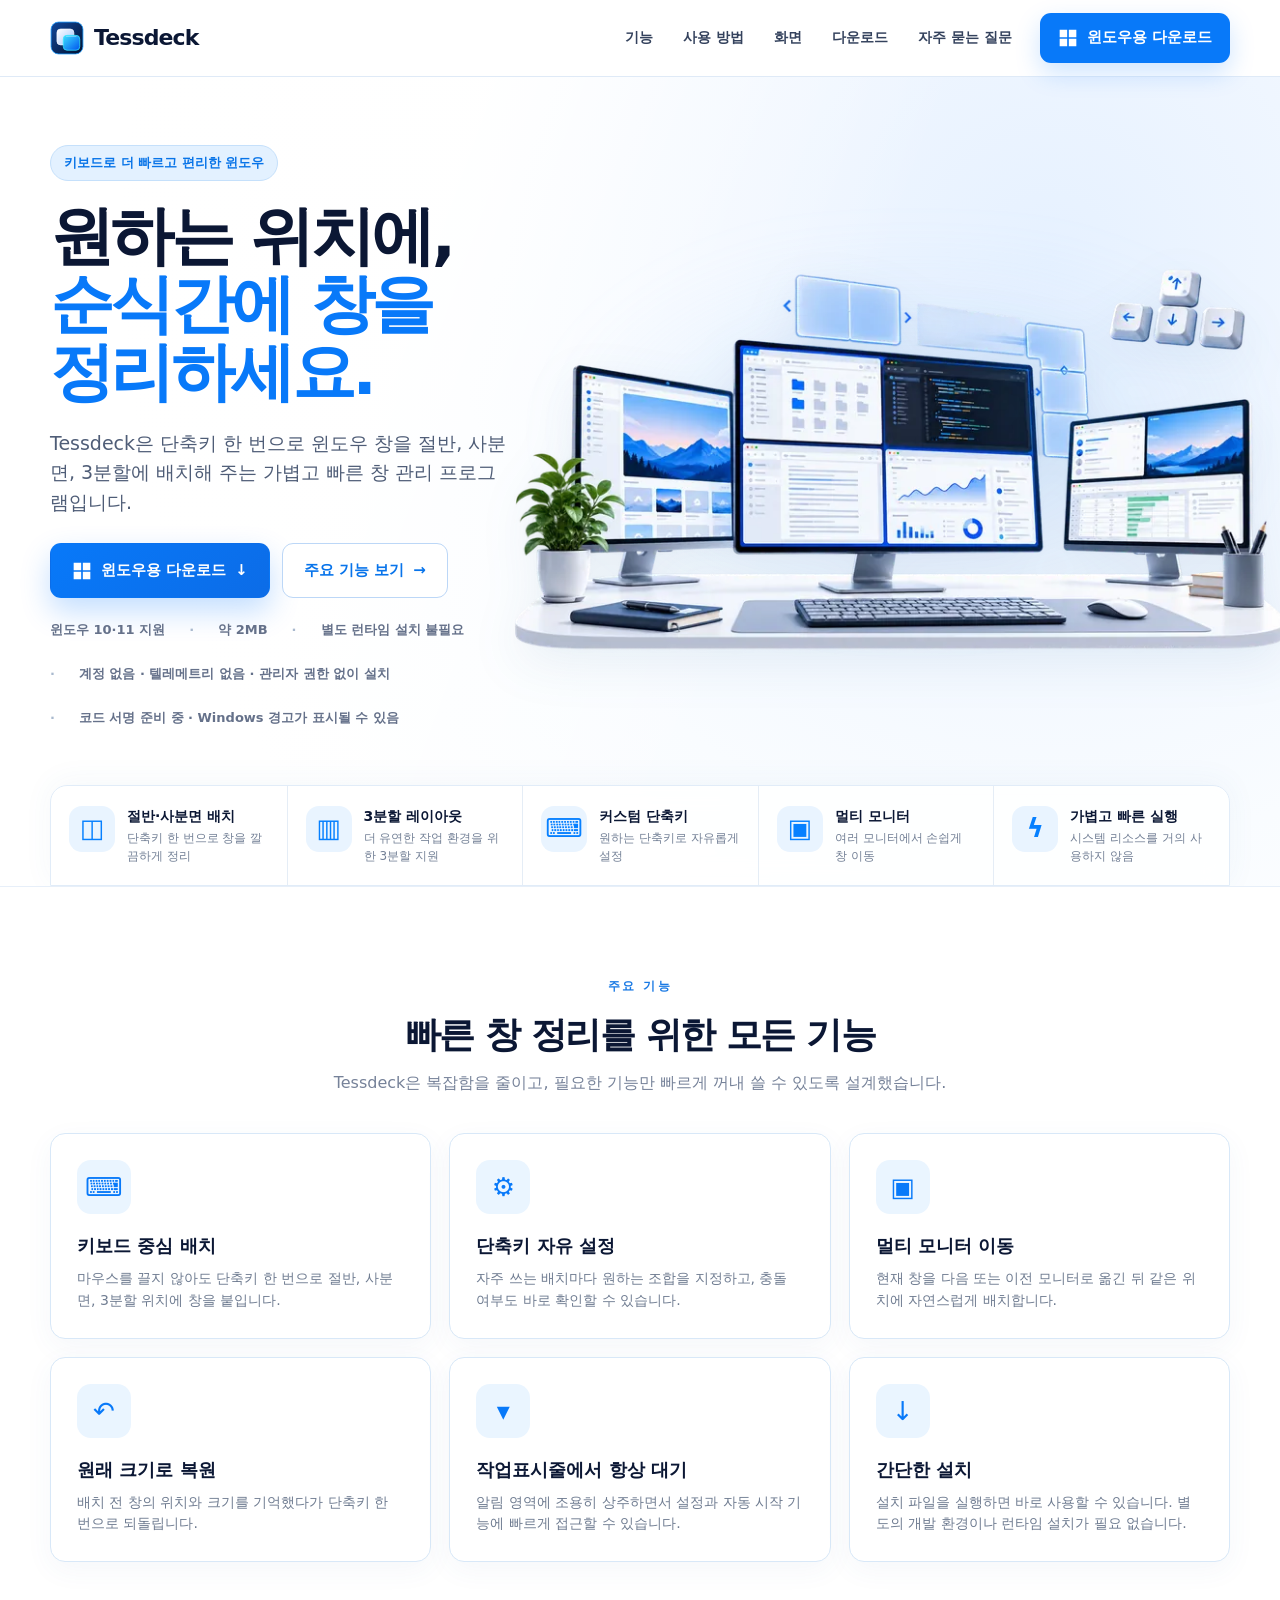
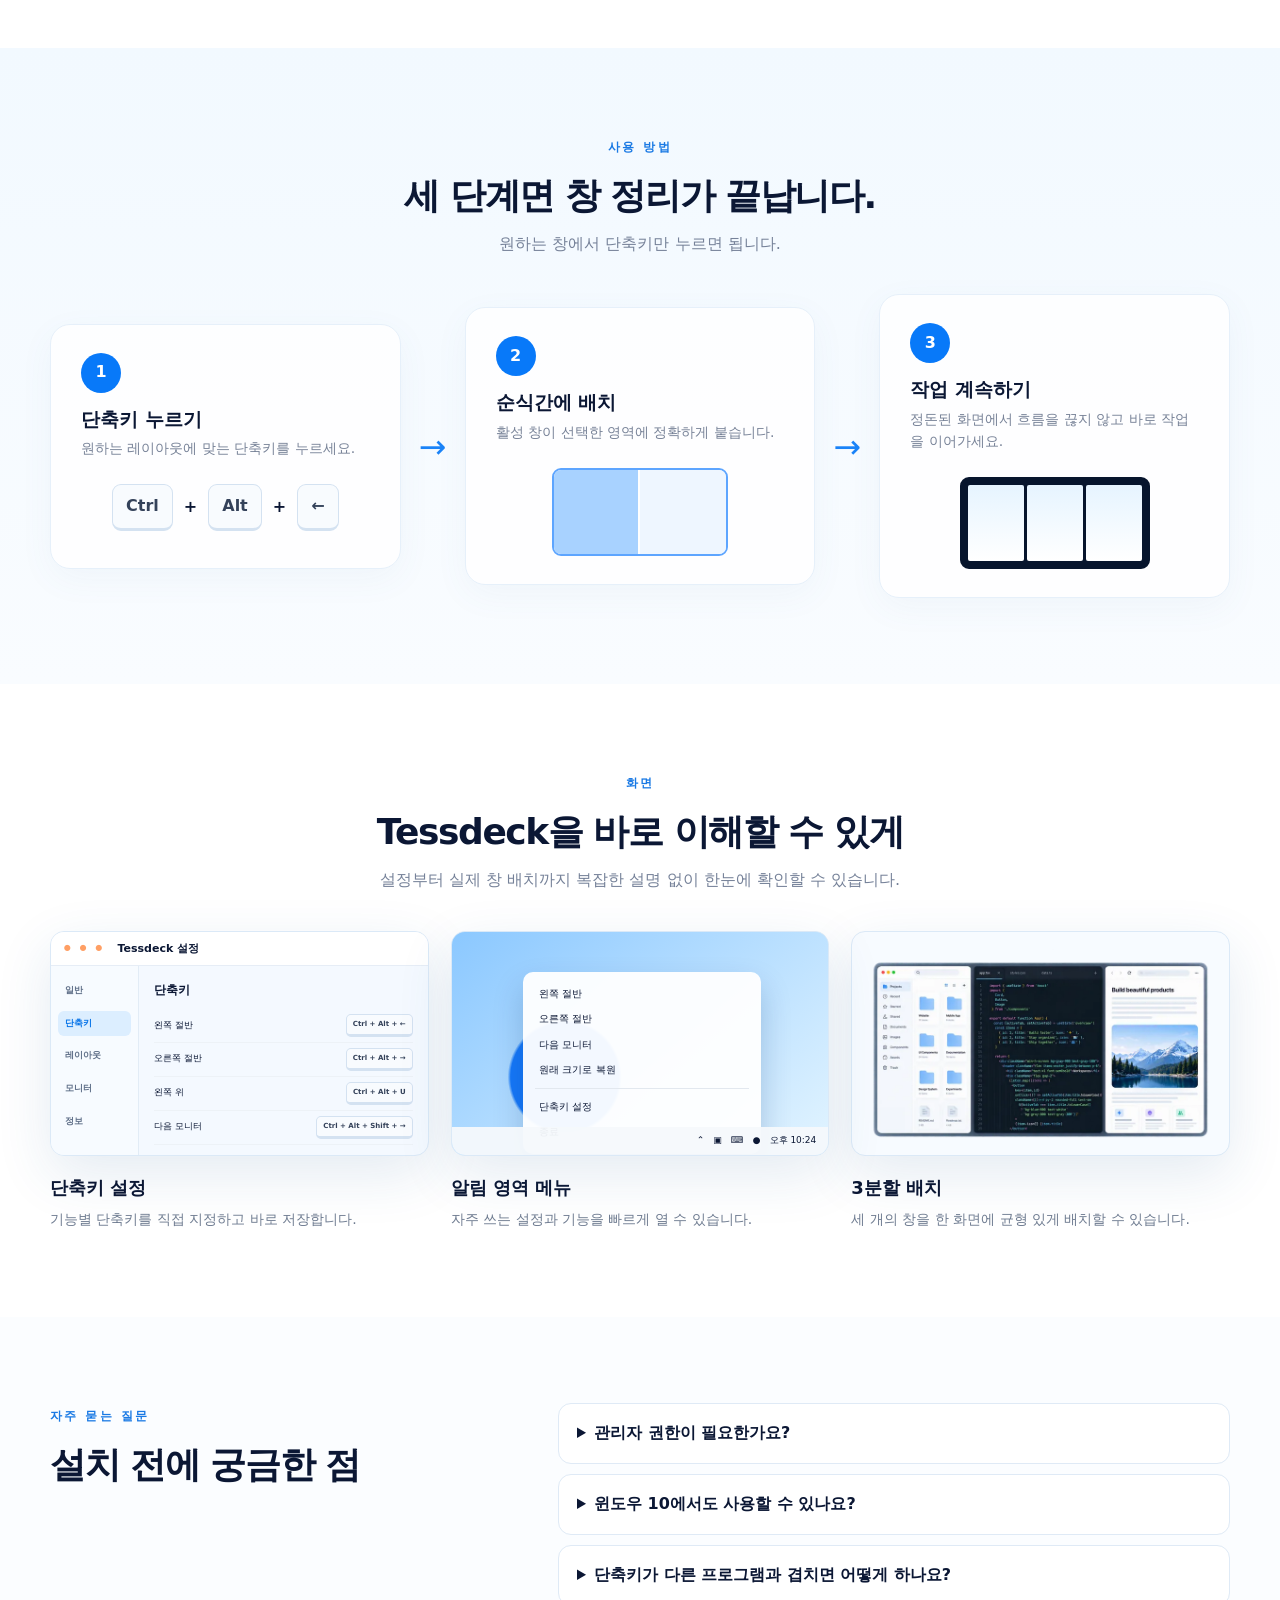
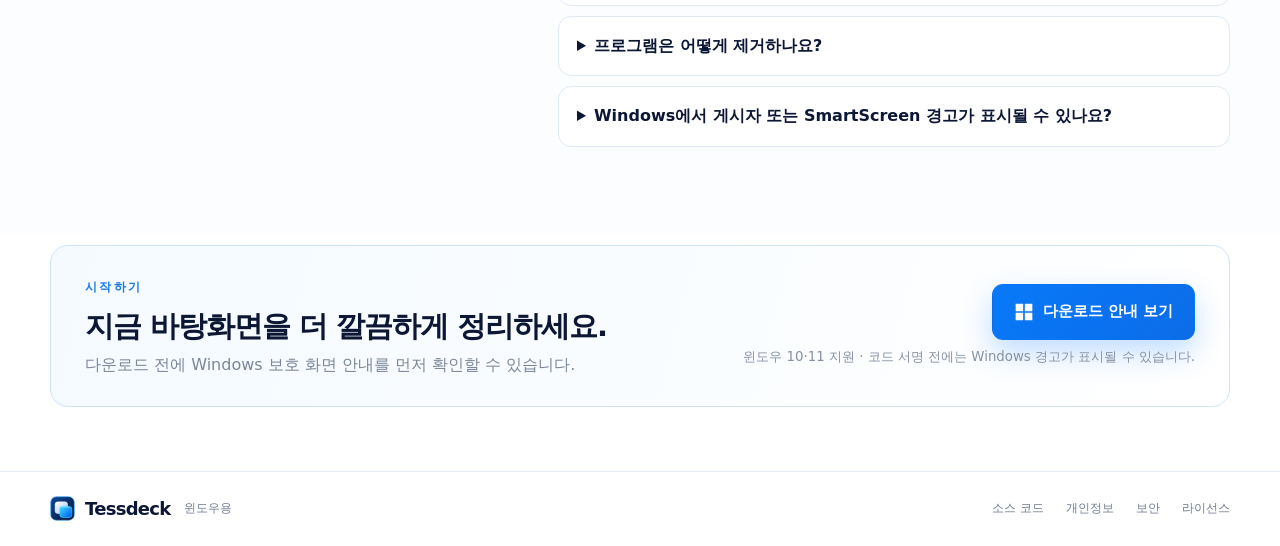
<file: index.html>
<!doctype html>
<html lang="ko">
<head>
  <meta charset="utf-8">
  <meta name="viewport" content="width=device-width, initial-scale=1">
  <meta name="description" content="Tessdeck은 단축키 한 번으로 윈도우 창을 절반, 사분면, 3분할에 빠르게 배치하는 가벼운 창 관리 프로그램입니다.">
  <meta name="theme-color" content="#f8fbff">
  <title>Tessdeck · 윈도우 창을 원하는 위치에</title>
  <link rel="icon" href="./favicon.svg" type="image/svg+xml">
  <link rel="stylesheet" href="./styles.css">
  <script src="./app.js" defer></script>
</head>
<body>
  <a class="skip-link" href="#main">본문으로 바로가기</a>

  <header class="site-header">
    <div class="shell header-inner">
      <a class="brand" href="#top" aria-label="Tessdeck 처음으로">
        <svg class="brand-mark" viewBox="0 0 64 64" aria-hidden="true"><defs><linearGradient id="td-bg" x1="0" y1="0" x2="1" y2="1"><stop stop-color="#10489c"/><stop offset="1" stop-color="#021130"/></linearGradient><linearGradient id="td-back" x1="0" y1="0" x2="1" y2="1"><stop stop-color="#fff"/><stop offset="1" stop-color="#9ec4ff"/></linearGradient><linearGradient id="td-front" x1="0" y1="0" x2="1" y2="1"><stop stop-color="#3de0ff"/><stop offset="1" stop-color="#0052ee"/></linearGradient></defs><rect x="2" y="2" width="60" height="60" rx="14" fill="url(#td-bg)" stroke="#1e9dff" stroke-width="1.5"/><rect x="13" y="15" width="32" height="30" rx="7" fill="url(#td-back)" stroke="#fff" stroke-opacity=".92" stroke-width="1.2"/><rect x="25" y="27" width="31" height="28" rx="7" fill="url(#td-front)" stroke="#37ebff" stroke-width="1.4"/><path d="M31 29h18" stroke="#dcffff" stroke-opacity=".72" stroke-width="1.1" stroke-linecap="round"/></svg>
        <span>Tessdeck</span>
      </a>
      <nav class="nav" aria-label="주요 메뉴">
        <a href="#features">기능</a>
        <a href="#how">사용 방법</a>
        <a href="#screens">화면</a>
        <a href="#download">다운로드</a>
        <a href="#faq">자주 묻는 질문</a>
      </nav>
      <a class="button button-small" href="./download.html">
        <span class="win-symbol" aria-hidden="true">⊞</span> 윈도우용 다운로드
      </a>
    </div>
  </header>

  <main id="main">
    <section class="hero" id="top">
      <div class="shell hero-grid">
        <div class="hero-copy">
          <div class="eyebrow">키보드로 더 빠르고 편리한 윈도우</div>
          <h1>원하는 위치에,<br><span>순식간에 창을 정리하세요.</span></h1>
          <p class="lead">Tessdeck은 단축키 한 번으로 윈도우 창을 절반, 사분면, 3분할에 배치해 주는 가볍고 빠른 창 관리 프로그램입니다.</p>
          <div class="hero-actions">
            <a class="button button-primary" href="./download.html">
              <span class="win-symbol" aria-hidden="true">⊞</span> 윈도우용 다운로드 <span aria-hidden="true">↓</span>
            </a>
            <a class="button button-ghost" href="#features">주요 기능 보기 <span aria-hidden="true">→</span></a>
          </div>
          <ul class="hero-meta" aria-label="지원 정보">
            <li>윈도우 10·11 지원</li>
            <li>약 2MB</li>
            <li>별도 런타임 설치 불필요</li>
            <li>계정 없음 · 텔레메트리 없음 · 관리자 권한 없이 설치</li>
            <li>코드 서명 준비 중 · Windows 경고가 표시될 수 있음</li>
          </ul>
        </div>
        <div class="hero-visual">
          <img class="hero-visual-image" src="./hero-tessdeck.webp" alt="여러 모니터에서 창이 절반과 사분면, 3분할로 정돈된 Tessdeck 작업 화면" width="1672" height="941" fetchpriority="high">
        </div>
      </div>

      <div class="shell feature-strip" aria-label="핵심 특징">
        <article><span class="feature-icon">◫</span><div><strong>절반·사분면 배치</strong><p>단축키 한 번으로 창을 깔끔하게 정리</p></div></article>
        <article><span class="feature-icon">▥</span><div><strong>3분할 레이아웃</strong><p>더 유연한 작업 환경을 위한 3분할 지원</p></div></article>
        <article><span class="feature-icon">⌨</span><div><strong>커스텀 단축키</strong><p>원하는 단축키로 자유롭게 설정</p></div></article>
        <article><span class="feature-icon">▣</span><div><strong>멀티 모니터</strong><p>여러 모니터에서 손쉽게 창 이동</p></div></article>
        <article><span class="feature-icon">ϟ</span><div><strong>가볍고 빠른 실행</strong><p>시스템 리소스를 거의 사용하지 않음</p></div></article>
      </div>
    </section>

    <section class="section" id="features">
      <div class="shell">
        <div class="section-heading"><span>주요 기능</span><h2>빠른 창 정리를 위한 모든 기능</h2><p>Tessdeck은 복잡함을 줄이고, 필요한 기능만 빠르게 꺼내 쓸 수 있도록 설계했습니다.</p></div>
        <div class="feature-cards">
          <article class="card"><div class="card-icon">⌨</div><h3>키보드 중심 배치</h3><p>마우스를 끌지 않아도 단축키 한 번으로 절반, 사분면, 3분할 위치에 창을 붙입니다.</p></article>
          <article class="card"><div class="card-icon">⚙</div><h3>단축키 자유 설정</h3><p>자주 쓰는 배치마다 원하는 조합을 지정하고, 충돌 여부도 바로 확인할 수 있습니다.</p></article>
          <article class="card"><div class="card-icon">▣</div><h3>멀티 모니터 이동</h3><p>현재 창을 다음 또는 이전 모니터로 옮긴 뒤 같은 위치에 자연스럽게 배치합니다.</p></article>
          <article class="card"><div class="card-icon">↶</div><h3>원래 크기로 복원</h3><p>배치 전 창의 위치와 크기를 기억했다가 단축키 한 번으로 되돌립니다.</p></article>
          <article class="card"><div class="card-icon">▾</div><h3>작업표시줄에서 항상 대기</h3><p>알림 영역에 조용히 상주하면서 설정과 자동 시작 기능에 빠르게 접근할 수 있습니다.</p></article>
          <article class="card"><div class="card-icon">↓</div><h3>간단한 설치</h3><p>설치 파일을 실행하면 바로 사용할 수 있습니다. 별도의 개발 환경이나 런타임 설치가 필요 없습니다.</p></article>
        </div>
      </div>
    </section>

    <section class="section section-tint" id="how">
      <div class="shell">
        <div class="section-heading"><span>사용 방법</span><h2>세 단계면 창 정리가 끝납니다.</h2><p>원하는 창에서 단축키만 누르면 됩니다.</p></div>
        <div class="steps">
          <article class="step"><div class="step-number">1</div><h3>단축키 누르기</h3><p>원하는 레이아웃에 맞는 단축키를 누르세요.</p><div class="key-row"><kbd>Ctrl</kbd><b>+</b><kbd>Alt</kbd><b>+</b><kbd>←</kbd></div></article>
          <div class="step-arrow" aria-hidden="true">→</div>
          <article class="step"><div class="step-number">2</div><h3>순식간에 배치</h3><p>활성 창이 선택한 영역에 정확하게 붙습니다.</p><div class="snap-demo"><span></span><span></span></div></article>
          <div class="step-arrow" aria-hidden="true">→</div>
          <article class="step"><div class="step-number">3</div><h3>작업 계속하기</h3><p>정돈된 화면에서 흐름을 끊지 않고 바로 작업을 이어가세요.</p><div class="mini-monitor"><i></i><i></i><i></i></div></article>
        </div>
      </div>
    </section>

    <section class="section" id="screens">
      <div class="shell">
        <div class="section-heading"><span>화면</span><h2>Tessdeck을 바로 이해할 수 있게</h2><p>설정부터 실제 창 배치까지 복잡한 설명 없이 한눈에 확인할 수 있습니다.</p></div>
        <div class="screen-grid">
          <article class="screen-card">
            <div class="settings-mock window-mock"><div class="mock-title">Tessdeck 설정</div><div class="mock-body"><aside><b>일반</b><b class="active">단축키</b><b>레이아웃</b><b>모니터</b><b>정보</b></aside><div class="hotkey-list"><h4>단축키</h4><span>왼쪽 절반 <kbd>Ctrl + Alt + ←</kbd></span><span>오른쪽 절반 <kbd>Ctrl + Alt + →</kbd></span><span>왼쪽 위 <kbd>Ctrl + Alt + U</kbd></span><span>다음 모니터 <kbd>Ctrl + Alt + Shift + →</kbd></span></div></div></div>
            <h3>단축키 설정</h3><p>기능별 단축키를 직접 지정하고 바로 저장합니다.</p>
          </article>
          <article class="screen-card">
            <div class="tray-mock window-mock"><div class="desktop-bg"></div><div class="tray-menu"><span>왼쪽 절반</span><span>오른쪽 절반</span><span>다음 모니터</span><span>원래 크기로 복원</span><hr><span>단축키 설정</span><span>종료</span></div><div class="tray-bar">⌃　▣　⌨　●　오후 10:24</div></div>
            <h3>알림 영역 메뉴</h3><p>자주 쓰는 설정과 기능을 빠르게 열 수 있습니다.</p>
          </article>
          <article class="screen-card">
            <div class="thirds-mock window-mock"><div class="third-window"><b>자료</b><span></span><span></span><span></span></div><div class="third-window dark"><b>코드</b><span></span><span></span><span></span></div><div class="third-window"><b>문서</b><span></span><span></span><span></span></div></div>
            <h3>3분할 배치</h3><p>세 개의 창을 한 화면에 균형 있게 배치할 수 있습니다.</p>
          </article>
        </div>
      </div>
    </section>

    <section class="section faq-section" id="faq">
      <div class="shell faq-shell">
        <div class="section-heading align-left"><span>자주 묻는 질문</span><h2>설치 전에 궁금한 점</h2></div>
        <div class="faq-list">
          <details><summary>관리자 권한이 필요한가요?</summary><p>일반 설치와 사용에는 관리자 권한이 필요하지 않습니다. 다만 관리자 권한으로 실행 중인 다른 프로그램의 창을 옮기려면 Tessdeck도 관리자 권한으로 실행해야 합니다.</p></details>
          <details><summary>윈도우 10에서도 사용할 수 있나요?</summary><p>네. 윈도우 10과 윈도우 11을 지원합니다.</p></details>
          <details><summary>단축키가 다른 프로그램과 겹치면 어떻게 하나요?</summary><p>설정 화면에서 다른 조합으로 변경할 수 있고, 충돌한 단축키도 확인할 수 있습니다.</p></details>
          <details><summary>프로그램은 어떻게 제거하나요?</summary><p>Windows 설정 → 앱 → 설치된 앱 → Tessdeck for Windows에서 제거할 수 있습니다.</p></details>
          <details><summary>Windows에서 게시자 또는 SmartScreen 경고가 표시될 수 있나요?</summary><p>네. 현재 초기 공개 릴리스는 코드 서명 준비 중이라 Windows에서 알 수 없는 게시자 또는 SmartScreen 경고가 표시될 수 있습니다. 설치 파일과 함께 SHA-256 체크섬을 제공하며, 코드 서명이 연결되면 이후 릴리스부터 서명된 설치 파일로 전환합니다.</p></details>
        </div>
      </div>
    </section>

    <section class="download-section" id="download">
      <div class="shell download-panel">
        <div><span class="small-label">시작하기</span><h2>지금 바탕화면을 더 깔끔하게 정리하세요.</h2><p>다운로드 전에 Windows 보호 화면 안내를 먼저 확인할 수 있습니다.</p></div>
        <div class="download-side"><a class="button button-primary" href="./download.html"><span class="win-symbol" aria-hidden="true">⊞</span> 다운로드 안내 보기</a><small>윈도우 10·11 지원 · 코드 서명 전에는 Windows 경고가 표시될 수 있습니다.</small></div>
      </div>
    </section>
  </main>

  <footer class="footer">
    <div class="shell footer-inner"><div class="brand footer-brand"><svg class="brand-mark" viewBox="0 0 64 64" aria-hidden="true"><defs><linearGradient id="td-bg" x1="0" y1="0" x2="1" y2="1"><stop stop-color="#10489c"/><stop offset="1" stop-color="#021130"/></linearGradient><linearGradient id="td-back" x1="0" y1="0" x2="1" y2="1"><stop stop-color="#fff"/><stop offset="1" stop-color="#9ec4ff"/></linearGradient><linearGradient id="td-front" x1="0" y1="0" x2="1" y2="1"><stop stop-color="#3de0ff"/><stop offset="1" stop-color="#0052ee"/></linearGradient></defs><rect x="2" y="2" width="60" height="60" rx="14" fill="url(#td-bg)" stroke="#1e9dff" stroke-width="1.5"/><rect x="13" y="15" width="32" height="30" rx="7" fill="url(#td-back)" stroke="#fff" stroke-opacity=".92" stroke-width="1.2"/><rect x="25" y="27" width="31" height="28" rx="7" fill="url(#td-front)" stroke="#37ebff" stroke-width="1.4"/><path d="M31 29h18" stroke="#dcffff" stroke-opacity=".72" stroke-width="1.1" stroke-linecap="round"/></svg><span>Tessdeck</span></div><span>윈도우용</span><nav><a href="https://github.com/Eben-Builds/Tessdeck-for-Windows">소스 코드</a><a href="https://github.com/Eben-Builds/Tessdeck-for-Windows/blob/main/PRIVACY.md">개인정보</a><a href="https://github.com/Eben-Builds/Tessdeck-for-Windows/blob/main/SECURITY.md">보안</a><a href="https://github.com/Eben-Builds/Tessdeck-for-Windows/blob/main/LICENSE">라이선스</a></nav></div>
  </footer>
</body>
</html>
</file>
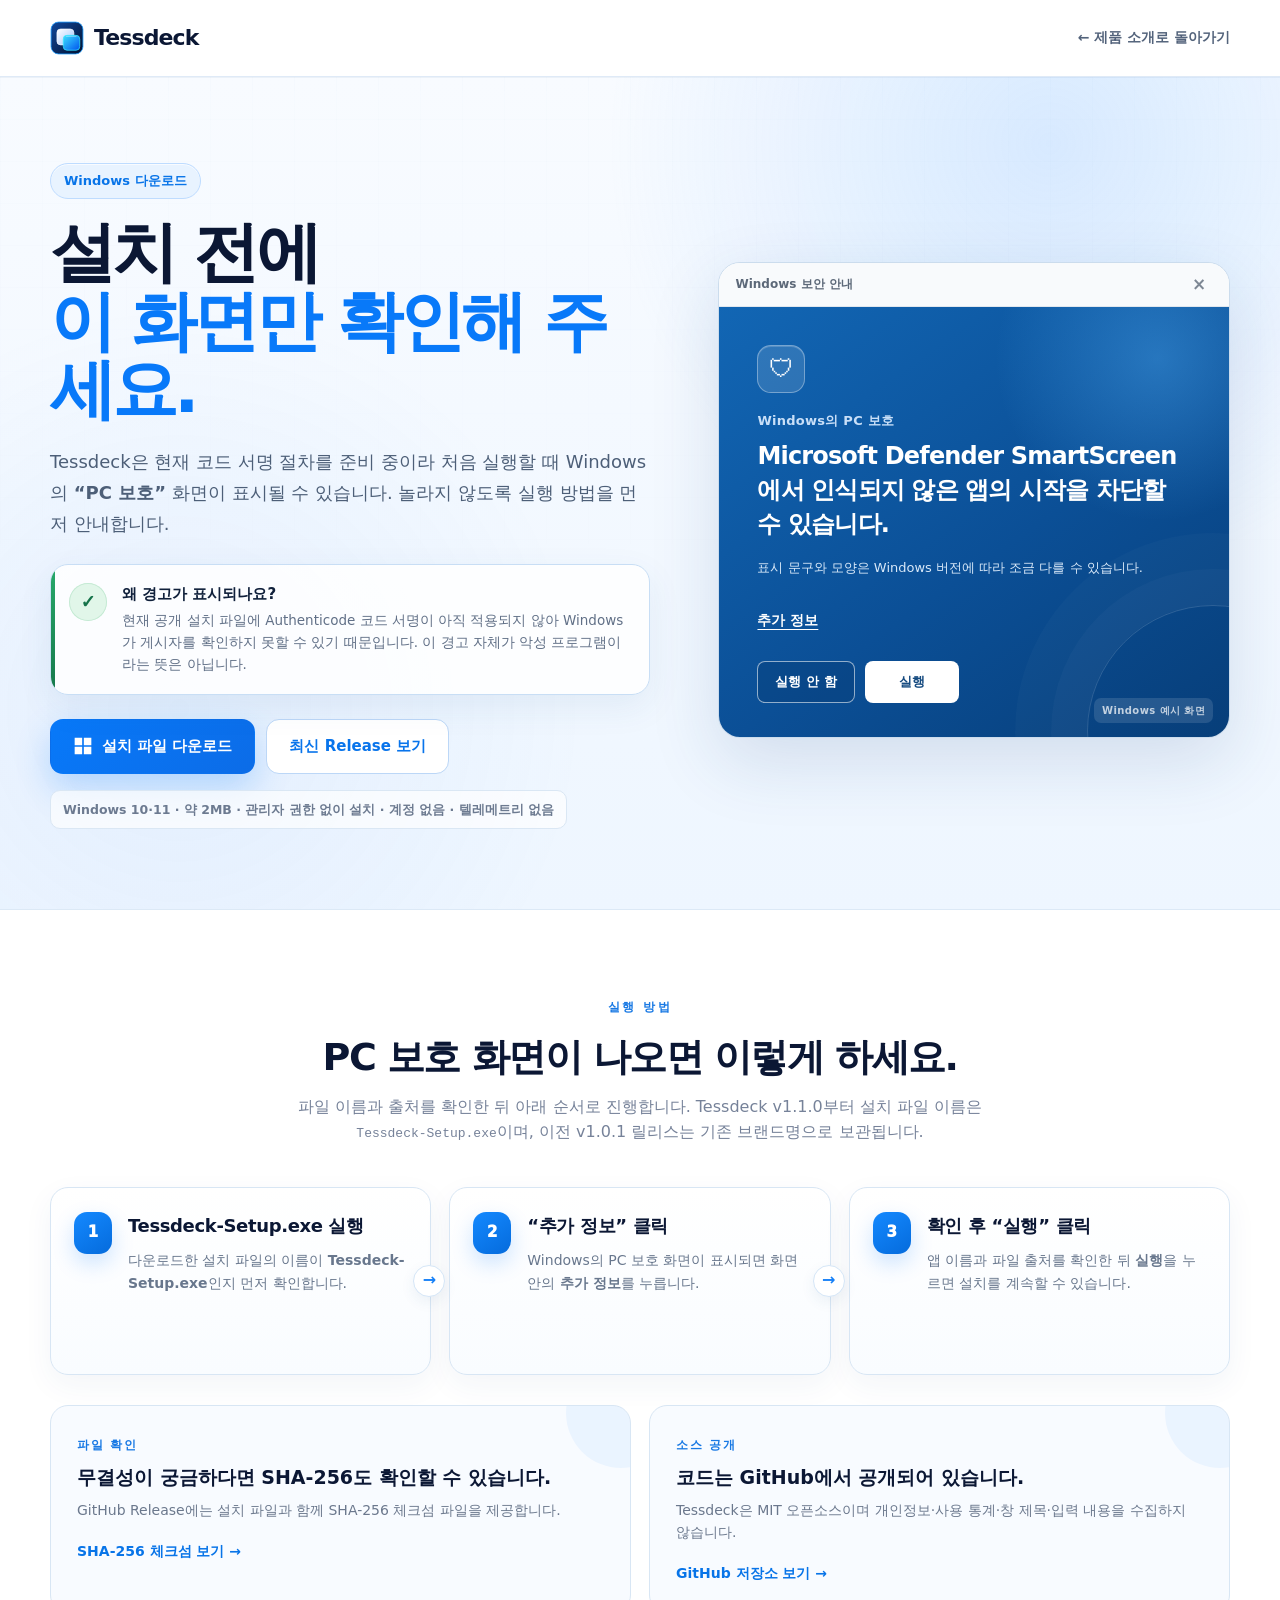
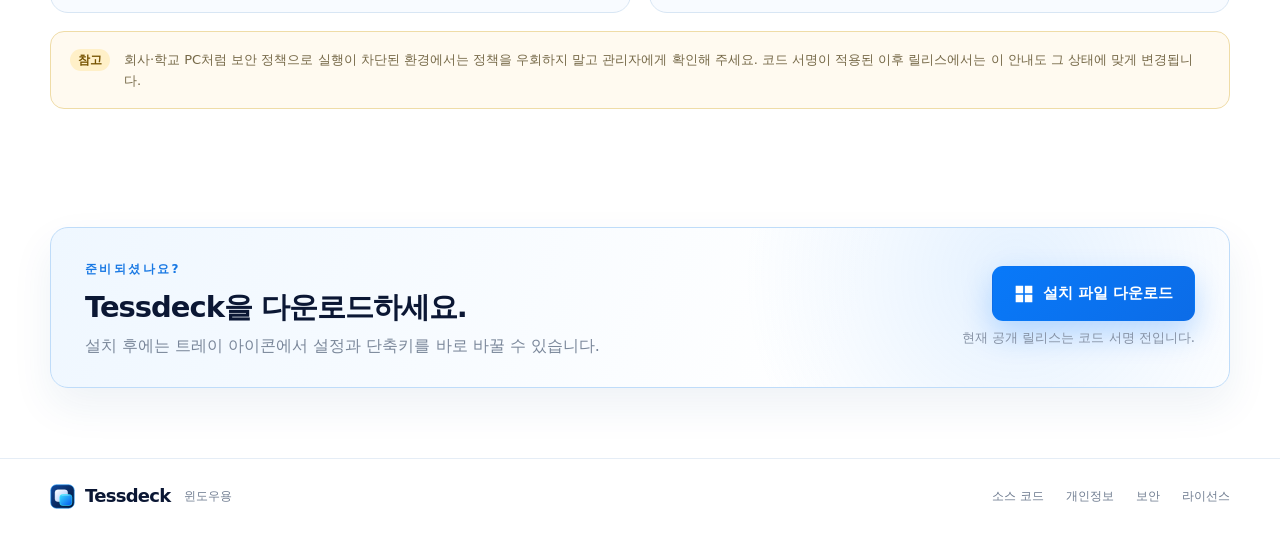
<file: download.html>
<!doctype html>
<html lang="ko">
<head>
  <meta charset="utf-8">
  <meta name="viewport" content="width=device-width, initial-scale=1">
  <meta name="description" content="Tessdeck 설치 파일 다운로드와 Windows의 PC 보호 화면 안내입니다.">
  <meta name="theme-color" content="#f8fbff">
  <title>Tessdeck 다운로드 · 설치 전 안내</title>
  <link rel="icon" href="./favicon.svg" type="image/svg+xml">
  <link rel="stylesheet" href="./styles.css?v=20261004-1">
  <link rel="stylesheet" href="./download.css?v=20261004-1">
  <script src="./app.js?v=20261004-1" defer></script>
</head>
<body class="download-guide-page">
  <a class="skip-link" href="#main">본문으로 바로가기</a>

  <header class="site-header">
    <div class="shell header-inner">
      <a class="brand" href="./index.html" aria-label="Tessdeck 홈으로">
        <svg class="brand-mark" viewBox="0 0 64 64" aria-hidden="true"><defs><linearGradient id="td-bg" x1="0" y1="0" x2="1" y2="1"><stop stop-color="#10489c"/><stop offset="1" stop-color="#021130"/></linearGradient><linearGradient id="td-back" x1="0" y1="0" x2="1" y2="1"><stop stop-color="#fff"/><stop offset="1" stop-color="#9ec4ff"/></linearGradient><linearGradient id="td-front" x1="0" y1="0" x2="1" y2="1"><stop stop-color="#3de0ff"/><stop offset="1" stop-color="#0052ee"/></linearGradient></defs><rect x="2" y="2" width="60" height="60" rx="14" fill="url(#td-bg)" stroke="#1e9dff" stroke-width="1.5"/><rect x="13" y="15" width="32" height="30" rx="7" fill="url(#td-back)" stroke="#fff" stroke-opacity=".92" stroke-width="1.2"/><rect x="25" y="27" width="31" height="28" rx="7" fill="url(#td-front)" stroke="#37ebff" stroke-width="1.4"/><path d="M31 29h18" stroke="#dcffff" stroke-opacity=".72" stroke-width="1.1" stroke-linecap="round"/></svg>
        <span>Tessdeck</span>
      </a>
      <a class="download-back" href="./index.html">← 제품 소개로 돌아가기</a>
    </div>
  </header>

  <main id="main" class="download-guide-main">
    <section class="download-guide-hero">
      <div class="shell download-guide-grid">
        <div class="download-guide-copy">
          <span class="eyebrow">Windows 다운로드</span>
          <h1>설치 전에<br><span>이 화면만 확인해 주세요.</span></h1>
          <p class="lead">Tessdeck은 현재 코드 서명 절차를 준비 중이라 처음 실행할 때 Windows의 <strong>“PC 보호”</strong> 화면이 표시될 수 있습니다. 놀라지 않도록 실행 방법을 먼저 안내합니다.</p>

          <div class="download-trust-card">
            <div class="trust-badge" aria-hidden="true">✓</div>
            <div>
              <strong>왜 경고가 표시되나요?</strong>
              <p>현재 공개 설치 파일에 Authenticode 코드 서명이 아직 적용되지 않아 Windows가 게시자를 확인하지 못할 수 있기 때문입니다. 이 경고 자체가 악성 프로그램이라는 뜻은 아닙니다.</p>
            </div>
          </div>

          <div class="download-primary-actions">
            <a class="button button-primary download-button" href="https://github.com/Eben-Builds/Tessdeck-for-Windows/releases/latest">
              <span class="win-symbol" aria-hidden="true">⊞</span> 설치 파일 다운로드
            </a>
            <a class="button button-ghost" href="https://github.com/Eben-Builds/Tessdeck-for-Windows/releases/latest">최신 Release 보기</a>
          </div>
          <p class="download-meta">Windows 10·11 · 약 2MB · 관리자 권한 없이 설치 · 계정 없음 · 텔레메트리 없음</p>
        </div>

        <aside class="smartscreen-card" aria-label="Windows의 PC 보호 화면 안내 예시">
          <div class="smartscreen-topbar"><span>Windows 보안 안내</span><span aria-hidden="true">×</span></div>
          <div class="smartscreen-body">
            <div class="shield-icon" aria-hidden="true">🛡</div>
            <p class="smartscreen-label">Windows의 PC 보호</p>
            <h2>Microsoft Defender SmartScreen에서 인식되지 않은 앱의 시작을 차단할 수 있습니다.</h2>
            <p class="smartscreen-muted">표시 문구와 모양은 Windows 버전에 따라 조금 다를 수 있습니다.</p>
            <div class="smartscreen-link">추가 정보</div>
            <div class="smartscreen-buttons"><span>실행 안 함</span><b>실행</b></div>
          </div>
        </aside>
      </div>
    </section>

    <section class="download-guide-section">
      <div class="shell">
        <div class="section-heading">
          <span>실행 방법</span>
          <h2>PC 보호 화면이 나오면 이렇게 하세요.</h2>
          <p>파일 이름과 출처를 확인한 뒤 아래 순서로 진행합니다. Tessdeck v1.1.0부터 설치 파일 이름은 <code>Tessdeck-Setup.exe</code>이며, 이전 v1.0.1 릴리스는 기존 브랜드명으로 보관됩니다.</p>
        </div>

        <div class="install-steps">
          <article class="install-step">
            <div class="install-step-number">1</div>
            <div>
              <h3>Tessdeck-Setup.exe 실행</h3>
              <p>다운로드한 설치 파일의 이름이 <strong>Tessdeck-Setup.exe</strong>인지 먼저 확인합니다.</p>
            </div>
          </article>
          <article class="install-step">
            <div class="install-step-number">2</div>
            <div>
              <h3>“추가 정보” 클릭</h3>
              <p>Windows의 PC 보호 화면이 표시되면 화면 안의 <strong>추가 정보</strong>를 누릅니다.</p>
            </div>
          </article>
          <article class="install-step">
            <div class="install-step-number">3</div>
            <div>
              <h3>확인 후 “실행” 클릭</h3>
              <p>앱 이름과 파일 출처를 확인한 뒤 <strong>실행</strong>을 누르면 설치를 계속할 수 있습니다.</p>
            </div>
          </article>
        </div>

        <div class="download-safety-grid">
          <article class="download-info-card">
            <span class="small-label">파일 확인</span>
            <h3>무결성이 궁금하다면 SHA-256도 확인할 수 있습니다.</h3>
            <p>GitHub Release에는 설치 파일과 함께 SHA-256 체크섬 파일을 제공합니다.</p>
            <a href="https://github.com/Eben-Builds/Tessdeck-for-Windows/releases/latest/download/Tessdeck-Setup.exe.sha256">SHA-256 체크섬 보기 →</a>
          </article>
          <article class="download-info-card">
            <span class="small-label">소스 공개</span>
            <h3>코드는 GitHub에서 공개되어 있습니다.</h3>
            <p>Tessdeck은 MIT 오픈소스이며 개인정보·사용 통계·창 제목·입력 내용을 수집하지 않습니다.</p>
            <a href="https://github.com/Eben-Builds/Tessdeck-for-Windows">GitHub 저장소 보기 →</a>
          </article>
        </div>

        <div class="download-caution">
          <strong>참고</strong>
          <p>회사·학교 PC처럼 보안 정책으로 실행이 차단된 환경에서는 정책을 우회하지 말고 관리자에게 확인해 주세요. 코드 서명이 적용된 이후 릴리스에서는 이 안내도 그 상태에 맞게 변경됩니다.</p>
        </div>
      </div>
    </section>

    <section class="download-section download-guide-cta">
      <div class="shell download-panel">
        <div><span class="small-label">준비되셨나요?</span><h2>Tessdeck을 다운로드하세요.</h2><p>설치 후에는 트레이 아이콘에서 설정과 단축키를 바로 바꿀 수 있습니다.</p></div>
        <div class="download-side">
          <a class="button button-primary download-button" href="https://github.com/Eben-Builds/Tessdeck-for-Windows/releases/latest/download/Tessdeck-Setup.exe"><span class="win-symbol" aria-hidden="true">⊞</span> 설치 파일 다운로드</a>
          <small>현재 공개 릴리스는 코드 서명 전입니다.</small>
        </div>
      </div>
    </section>
  </main>

  <footer class="footer">
    <div class="shell footer-inner"><div class="brand footer-brand"><svg class="brand-mark" viewBox="0 0 64 64" aria-hidden="true"><defs><linearGradient id="td-bg" x1="0" y1="0" x2="1" y2="1"><stop stop-color="#10489c"/><stop offset="1" stop-color="#021130"/></linearGradient><linearGradient id="td-back" x1="0" y1="0" x2="1" y2="1"><stop stop-color="#fff"/><stop offset="1" stop-color="#9ec4ff"/></linearGradient><linearGradient id="td-front" x1="0" y1="0" x2="1" y2="1"><stop stop-color="#3de0ff"/><stop offset="1" stop-color="#0052ee"/></linearGradient></defs><rect x="2" y="2" width="60" height="60" rx="14" fill="url(#td-bg)" stroke="#1e9dff" stroke-width="1.5"/><rect x="13" y="15" width="32" height="30" rx="7" fill="url(#td-back)" stroke="#fff" stroke-opacity=".92" stroke-width="1.2"/><rect x="25" y="27" width="31" height="28" rx="7" fill="url(#td-front)" stroke="#37ebff" stroke-width="1.4"/><path d="M31 29h18" stroke="#dcffff" stroke-opacity=".72" stroke-width="1.1" stroke-linecap="round"/></svg><span>Tessdeck</span></div><span>윈도우용</span><nav><a href="https://github.com/Eben-Builds/Tessdeck-for-Windows">소스 코드</a><a href="https://github.com/Eben-Builds/Tessdeck-for-Windows/blob/main/PRIVACY.md">개인정보</a><a href="https://github.com/Eben-Builds/Tessdeck-for-Windows/blob/main/SECURITY.md">보안</a><a href="https://github.com/Eben-Builds/Tessdeck-for-Windows/blob/main/LICENSE">라이선스</a></nav></div>
  </footer>
</body>
</html>
</file>
<file: styles.css>
*{box-sizing:border-box}:root{--ink:#0b1734;--muted:#65718a;--line:#dbe7f6;--blue:#0879f9;--blue2:#0068e7;--soft:#f4f9ff;--white:#fff;--shadow:0 18px 55px rgba(31,87,150,.12)}html{scroll-behavior:smooth}body{margin:0;font-family:"Pretendard Variable","Noto Sans KR","Malgun Gothic","Apple SD Gothic Neo",system-ui,sans-serif;color:var(--ink);background:#fff;line-height:1.55;-webkit-font-smoothing:antialiased}a{color:inherit;text-decoration:none}.shell{width:min(1180px,calc(100% - 48px));margin:auto}.skip-link{position:fixed;left:12px;top:-80px;z-index:100;background:#08152f;color:#fff;padding:10px 14px;border-radius:10px}.skip-link:focus{top:12px}.site-header{position:sticky;top:0;z-index:50;background:rgba(255,255,255,.88);backdrop-filter:blur(18px);border-bottom:1px solid rgba(216,229,246,.8)}.header-inner{height:76px;display:flex;align-items:center;gap:28px}.brand{display:inline-flex;align-items:center;gap:10px;font-weight:850;font-size:22px;letter-spacing:-.04em;white-space:nowrap}.brand-mark{width:34px;height:34px;color:var(--blue)}.nav{display:flex;align-items:center;justify-content:center;gap:30px;margin-left:auto;font-size:14px;font-weight:700;color:#34425d}.nav a{padding:10px 0}.nav a:hover{color:var(--blue)}.button{display:inline-flex;align-items:center;justify-content:center;gap:9px;border-radius:11px;padding:15px 21px;font-weight:800;font-size:15px;transition:.2s ease;border:1px solid transparent;cursor:pointer;white-space:nowrap}.button:hover{transform:translateY(-1px)}.button-small{background:var(--blue);color:#fff;padding:12px 17px;box-shadow:0 10px 26px rgba(0,119,255,.2)}.button-primary{background:linear-gradient(135deg,var(--blue),#0c6ce7);color:#fff;box-shadow:0 13px 30px rgba(0,119,255,.24)}.button-ghost{background:#fff;border-color:#bcd7f7;color:#0874eb}.win-symbol{font-size:21px;line-height:1}.hero{position:relative;overflow:hidden;background:radial-gradient(circle at 82% 22%,#e6f1ff 0,#f1f7ff 27%,#f9fcff 49%,#fff 76%);border-bottom:1px solid #e7eff9}.hero::before{content:"";position:absolute;inset:0;background:linear-gradient(110deg,rgba(255,255,255,.94) 0 31%,rgba(255,255,255,.48) 43%,rgba(255,255,255,0) 61%);pointer-events:none}.hero-grid{position:relative;display:grid;grid-template-columns:.78fr 1.22fr;min-height:540px;align-items:center;gap:6px;padding-top:50px;padding-bottom:28px}.hero-copy{position:relative;z-index:3;padding:18px 0 28px}.eyebrow{display:inline-flex;background:#e3f1ff;color:#0874e8;border:1px solid #c5e0fb;border-radius:999px;padding:7px 13px;font-size:13px;font-weight:800;margin-bottom:22px}h1,h2,h3,p{margin-top:0}h1{font-size:clamp(42px,5vw,65px);line-height:1.06;letter-spacing:-.055em;margin-bottom:22px}h1 span{color:var(--blue)}.lead{max-width:570px;font-size:19px;color:#4f5d77;margin-bottom:26px}.hero-actions{display:flex;flex-wrap:wrap;gap:12px;margin-bottom:22px}.hero-meta{display:flex;flex-wrap:wrap;gap:24px;list-style:none;margin:0;padding:0;color:#65718a;font-size:13px;font-weight:700}.hero-meta li+li::before{content:"·";margin-right:24px;color:#a9b9ce}.hero-visual{position:relative;z-index:2;width:108%;margin-right:-8%;display:flex;align-items:center;justify-content:center;isolation:isolate}.hero-visual::before{content:"";position:absolute;inset:6% 5% 8%;background:radial-gradient(ellipse at 52% 48%,rgba(109,174,245,.2),rgba(176,215,255,.09) 45%,transparent 72%);filter:blur(28px);z-index:-1}.hero-visual-image{display:block;width:100%;height:auto;max-height:455px;object-fit:contain;object-position:center;filter:drop-shadow(0 16px 24px rgba(31,84,140,.08));-webkit-mask-image:none;mask-image:none}.feature-strip{position:relative;z-index:5;display:grid;grid-template-columns:repeat(5,1fr);background:rgba(255,255,255,.82);backdrop-filter:blur(12px);border:1px solid #e1ecf8;border-radius:17px 17px 0 0;box-shadow:0 -4px 30px rgba(68,114,161,.05)}.feature-strip article{display:flex;gap:12px;padding:20px 18px;min-width:0}.feature-strip article+article{border-left:1px solid #e5edf6}.feature-strip strong{font-size:14px;display:block;margin-bottom:3px}.feature-strip p{margin:0;color:#738096;font-size:12px;line-height:1.45}.feature-icon{flex:0 0 46px;width:46px;height:46px;border-radius:13px;display:grid;place-items:center;background:#e9f4ff;color:#0780ff;font-size:26px;font-weight:800}.section{padding:86px 0}.section-tint{background:linear-gradient(180deg,#f2f9ff,#f9fcff)}.section-heading{text-align:center;max-width:760px;margin:0 auto 38px}.section-heading>span,.small-label{font-size:12px;color:#1979e4;font-weight:900;letter-spacing:.2em}.section-heading h2{font-size:36px;letter-spacing:-.04em;margin:9px 0 8px}.section-heading p{color:#768299;margin-bottom:0}.feature-cards{display:grid;grid-template-columns:repeat(3,1fr);gap:18px}.card{border:1px solid #d8e8f8;border-radius:15px;padding:26px;background:#fff;box-shadow:0 8px 28px rgba(55,102,150,.05)}.card-icon{width:54px;height:54px;border-radius:14px;background:#eaf5ff;color:#0879f9;display:grid;place-items:center;font-size:26px;margin-bottom:18px}.card h3,.screen-card h3{font-size:18px;margin-bottom:8px}.card p,.screen-card p{color:#6f7c91;margin-bottom:0;font-size:14px}.steps{display:grid;grid-template-columns:1fr 48px 1fr 48px 1fr;align-items:center;gap:8px}.step{position:relative;background:rgba(255,255,255,.86);border:1px solid #e6f0fa;border-radius:20px;min-height:245px;padding:28px 30px;text-align:left;box-shadow:0 10px 35px rgba(70,112,155,.05)}.step-number{width:40px;height:40px;border-radius:50%;display:grid;place-items:center;background:var(--blue);color:#fff;font-weight:900;margin-bottom:12px}.step h3{font-size:19px;margin-bottom:4px}.step p{font-size:14px;color:#788398}.step-arrow{font-size:33px;color:#1a83f8;text-align:center}.key-row{display:flex;align-items:center;justify-content:center;gap:11px;margin-top:24px}kbd{font-family:inherit;border:1px solid #d4e2f1;background:#f8fbfe;border-bottom-width:3px;border-radius:9px;padding:9px 13px;font-weight:800;color:#34425a;white-space:nowrap}.snap-demo{margin:25px auto 0;width:176px;height:88px;border:2px solid #5da5ff;border-radius:9px;display:grid;grid-template-columns:1fr 1fr;overflow:hidden;background:#fff}.snap-demo span:first-child{background:#a8d2ff;border-right:2px solid #fff}.snap-demo span:last-child{background:#eef6ff}.mini-monitor{width:190px;height:92px;margin:25px auto 0;background:#07152d;border:5px solid #07152d;border-radius:9px;display:grid;grid-template-columns:1fr 1fr 1fr;gap:3px;padding:3px}.mini-monitor i{background:linear-gradient(#e6f4ff,#fff);border-radius:2px}.screen-grid{display:grid;grid-template-columns:repeat(3,1fr);gap:22px}.window-mock{height:225px;border:1px solid #dbe9f7;border-radius:14px;background:#f4f9ff;overflow:hidden;box-shadow:var(--shadow);margin-bottom:18px}.mock-title{height:34px;display:flex;align-items:center;padding:0 13px;background:#fff;border-bottom:1px solid #e6edf6;font-size:11px;font-weight:800}.mock-title::before{content:"●  ●  ●";color:#ff9f64;margin-right:12px;font-size:8px;letter-spacing:3px}.mock-body{display:grid;grid-template-columns:88px 1fr;height:calc(100% - 34px)}.mock-body aside{padding:12px 7px;background:#f7fbff;border-right:1px solid #e2ecf6;display:flex;flex-direction:column;gap:7px}.mock-body aside b{font-size:9px;padding:6px 7px;border-radius:6px;color:#607089}.mock-body aside b.active{background:#dceeff;color:#0874e8}.hotkey-list{padding:15px}.hotkey-list h4{margin:0 0 10px;font-size:12px}.hotkey-list span{display:flex;align-items:center;justify-content:space-between;gap:7px;font-size:9px;padding:5px 0;border-bottom:1px solid #edf2f7}.hotkey-list kbd{font-size:7px;padding:4px 6px;border-radius:5px}.tray-mock{position:relative;background:#c9e8ff}.desktop-bg{position:absolute;inset:0;background:radial-gradient(circle at 30% 65%,#1678f9 0 18%,transparent 19%),linear-gradient(140deg,#8bc8ff,#e2f4ff)}.tray-menu{position:absolute;left:19%;top:18%;width:63%;padding:12px;background:rgba(255,255,255,.95);border-radius:10px;box-shadow:0 15px 30px rgba(0,51,110,.22);display:flex;flex-direction:column;gap:6px;font-size:10px}.tray-menu span{padding:2px 4px}.tray-menu hr{border:0;border-top:1px solid #e2e8ef;width:100%;margin:2px 0}.tray-bar{position:absolute;bottom:0;left:0;right:0;height:28px;background:rgba(246,249,252,.95);display:flex;align-items:center;justify-content:flex-end;padding-right:12px;font-size:9px}.thirds-mock{padding:0;background:#f7fbff url("./thirds-tessdeck.webp") center/contain no-repeat;display:block}.thirds-mock .third-window{display:none}.third-window{background:#fff;border:3px solid #0c2039;border-radius:7px;padding:10px 8px;display:flex;flex-direction:column;gap:8px}.third-window.dark{background:#11243c;color:#fff}.third-window b{font-size:9px}.third-window span{height:6px;background:#dce7f2;border-radius:4px}.third-window.dark span{background:#2b83cc}.faq-section{background:#fbfdff}.faq-shell{display:grid;grid-template-columns:.8fr 1.2fr;gap:60px}.align-left{text-align:left;margin:0}.faq-list{display:flex;flex-direction:column;gap:10px}details{border:1px solid #dfeaf6;border-radius:13px;background:#fff;padding:0 18px}summary{cursor:pointer;font-weight:800;padding:17px 0}details p{color:#6d7a90;font-size:14px;padding-bottom:17px;margin:0}.download-section{padding:12px 0 64px}.download-panel{border:1px solid #cfe3f8;border-radius:18px;background:linear-gradient(105deg,#f4faff,#fff);padding:28px 34px;display:flex;align-items:center;justify-content:space-between;gap:25px}.download-panel h2{font-size:29px;letter-spacing:-.035em;margin:5px 0 4px}.download-panel p{margin:0;color:#7a879a}.download-side{display:flex;align-items:flex-end;flex-direction:column;gap:7px}.download-side small{color:#8591a4}.footer{border-top:1px solid #e5edf6;padding:23px 0;background:#fff}.footer-inner{display:flex;align-items:center;gap:13px;font-size:12px;color:#6f7c90}.footer-brand{font-size:18px;color:var(--ink)}.footer-brand .brand-mark{width:25px;height:25px}.footer nav{margin-left:auto;display:flex;gap:22px}.download-button[data-busy="true"]{opacity:.72;pointer-events:none}@media(max-width:980px){.nav{display:none}.hero-grid{grid-template-columns:1fr;min-height:auto;padding-top:42px}.hero-copy{text-align:center}.lead{margin-left:auto;margin-right:auto}.hero-actions,.hero-meta{justify-content:center}.hero-visual{width:100%;margin-right:0}.hero-visual-image{max-height:410px}.feature-strip{grid-template-columns:repeat(2,1fr);border-radius:16px;margin-bottom:30px}.feature-strip article+article{border-left:0}.feature-strip article{border-bottom:1px solid #e5edf6}.feature-cards{grid-template-columns:repeat(2,1fr)}.steps{grid-template-columns:1fr;gap:14px}.step-arrow{transform:rotate(90deg)}.screen-grid{grid-template-columns:1fr}.faq-shell{grid-template-columns:1fr;gap:25px}}@media(max-width:640px){.shell{width:min(100% - 28px,1180px)}.header-inner{height:66px}.header-inner>.button{font-size:0;padding:10px 13px}.header-inner>.button .win-symbol{font-size:20px}h1{font-size:42px}.lead{font-size:16px}.hero-grid{padding-top:25px}.hero-visual{width:calc(100% + 20px);margin-left:-10px}.hero-visual-image{max-height:270px}.feature-strip{grid-template-columns:1fr}.feature-cards{grid-template-columns:1fr}.section{padding:64px 0}.section-heading h2{font-size:30px}.download-panel{align-items:flex-start;flex-direction:column;padding:25px}.download-side{align-items:stretch;width:100%}.download-side .button{width:100%}.footer-inner{flex-wrap:wrap}.footer nav{width:100%;margin-left:0}}@media(prefers-reduced-motion:reduce){html{scroll-behavior:auto}*,*::before,*::after{transition:none!important;animation:none!important}}

.download-guide-page{background:#f8fbff}.download-back{margin-left:auto;color:#51617a;font-size:14px;font-weight:800}.download-back:hover{color:var(--blue)}.download-guide-main{min-height:calc(100vh - 76px)}.download-guide-hero{padding:64px 0 54px;background:radial-gradient(circle at 80% 18%,#dfeeff 0,#eef7ff 31%,#f8fbff 62%)}.download-guide-grid{display:grid;grid-template-columns:1.05fr .95fr;gap:58px;align-items:center}.download-guide-copy h1{font-size:clamp(42px,5vw,62px);margin-bottom:20px}.download-guide-copy .lead{max-width:680px}.download-trust-card{display:flex;gap:15px;align-items:flex-start;padding:18px 19px;margin:0 0 22px;border:1px solid #cfe3f8;border-radius:16px;background:rgba(255,255,255,.82);box-shadow:0 10px 32px rgba(31,87,150,.06)}.download-trust-card p{margin:4px 0 0;color:#607089;font-size:14px}.trust-badge{flex:0 0 35px;width:35px;height:35px;border-radius:50%;display:grid;place-items:center;background:#e2f4e9;color:#187947;font-weight:900}.download-primary-actions{display:flex;flex-wrap:wrap;gap:12px;margin-top:10px}.download-meta{margin:16px 0 0;color:#738096;font-size:13px;font-weight:700}.smartscreen-card{border-radius:18px;overflow:hidden;background:#fff;box-shadow:0 24px 70px rgba(30,74,126,.18);border:1px solid #d8e7f6}.smartscreen-topbar{display:flex;justify-content:space-between;align-items:center;padding:12px 16px;background:#f3f5f7;border-bottom:1px solid #e1e5ea;font-size:12px;color:#5c6572}.smartscreen-body{padding:34px 34px 30px;background:linear-gradient(160deg,#125ba8,#0a4c92);color:#fff;min-height:390px}.shield-icon{font-size:32px;margin-bottom:14px}.smartscreen-label{font-size:14px;font-weight:800;opacity:.92;margin-bottom:8px}.smartscreen-body h2{font-size:23px;line-height:1.35;letter-spacing:-.025em;margin-bottom:17px}.smartscreen-muted{font-size:13px;color:#dbeeff;margin-bottom:28px}.smartscreen-link{display:inline-block;text-decoration:underline;font-size:14px;font-weight:800;margin-bottom:28px}.smartscreen-buttons{display:flex;gap:10px}.smartscreen-buttons span,.smartscreen-buttons b{padding:9px 18px;border:1px solid rgba(255,255,255,.7);font-size:13px;font-weight:800}.smartscreen-buttons b{background:#fff;color:#174b80}.download-guide-section{padding:78px 0;background:#fff}.install-steps{display:grid;grid-template-columns:repeat(3,1fr);gap:18px;margin-bottom:26px}.install-step{display:flex;gap:16px;padding:24px;border:1px solid #dce9f6;border-radius:17px;background:#fbfdff}.install-step-number{flex:0 0 38px;width:38px;height:38px;border-radius:50%;display:grid;place-items:center;background:var(--blue);color:#fff;font-weight:900}.install-step h3{font-size:18px;margin-bottom:7px}.install-step p{margin:0;color:#6d7a90;font-size:14px}.download-safety-grid{display:grid;grid-template-columns:1fr 1fr;gap:18px;margin-top:20px}.download-info-card{border:1px solid #dce9f6;border-radius:17px;padding:25px;background:#f8fbff}.download-info-card h3{font-size:19px;margin:7px 0}.download-info-card p{color:#6d7a90;font-size:14px;margin-bottom:15px}.download-info-card a{color:#0874e8;font-weight:850;font-size:14px}.download-caution{display:flex;gap:16px;align-items:flex-start;margin-top:18px;padding:17px 19px;border-radius:14px;background:#fff9e9;border:1px solid #f2dfae}.download-caution strong{color:#7a5a05}.download-caution p{margin:0;color:#766741;font-size:13px}.download-guide-cta{padding-top:44px;background:#fff}@media(max-width:980px){.download-guide-grid{grid-template-columns:1fr;gap:30px}.download-guide-copy{text-align:center}.download-guide-copy .lead{margin-left:auto;margin-right:auto}.download-primary-actions{justify-content:center}.download-trust-card{text-align:left}.smartscreen-card{max-width:620px;width:100%;margin:auto}.install-steps{grid-template-columns:1fr}.download-safety-grid{grid-template-columns:1fr}}@media(max-width:640px){.download-back{font-size:12px}.download-guide-hero{padding:38px 0 36px}.download-guide-copy h1{font-size:39px}.download-primary-actions{flex-direction:column}.download-primary-actions .button{width:100%}.smartscreen-body{padding:26px 22px;min-height:350px}.smartscreen-body h2{font-size:20px}.download-guide-section{padding:56px 0}.download-caution{flex-direction:column;gap:5px}}
</file>
<file: download.css>
/* Dedicated styling for the guided download page. */
.download-guide-page {
  --guide-navy: #0b1734;
  --guide-blue: #0879f9;
  --guide-blue-dark: #075fca;
  --guide-line: #d9e7f6;
  --guide-soft: #f4f8fd;
  --guide-shadow: 0 24px 70px rgba(30, 74, 126, .14);
  background: #f7faff;
}

.download-guide-page .site-header {
  background: rgba(255, 255, 255, .94);
  box-shadow: 0 1px 0 rgba(19, 61, 112, .04);
}

.download-back {
  margin-left: auto;
  display: inline-flex;
  align-items: center;
  gap: 7px;
  color: #53637b;
  font-size: 14px;
  font-weight: 800;
}

.download-back:hover { color: var(--guide-blue); }

.download-guide-main { min-height: calc(100vh - 76px); }

.download-guide-hero {
  position: relative;
  overflow: hidden;
  padding: 72px 0 66px;
  background:
    radial-gradient(circle at 82% 8%, rgba(108, 176, 255, .23), transparent 34%),
    radial-gradient(circle at 14% 76%, rgba(73, 148, 242, .08), transparent 32%),
    linear-gradient(180deg, #f8fbff 0%, #eef6ff 100%);
  border-bottom: 1px solid #dce9f6;
}

.download-guide-hero::before {
  content: "";
  position: absolute;
  inset: 0;
  opacity: .26;
  pointer-events: none;
  background-image:
    linear-gradient(rgba(34, 97, 171, .07) 1px, transparent 1px),
    linear-gradient(90deg, rgba(34, 97, 171, .07) 1px, transparent 1px);
  background-size: 42px 42px;
  mask-image: linear-gradient(to bottom, rgba(0,0,0,.65), transparent 80%);
}

.download-guide-grid {
  position: relative;
  z-index: 1;
  display: grid;
  grid-template-columns: minmax(0, 1.08fr) minmax(420px, .92fr);
  gap: 68px;
  align-items: center;
}

.download-guide-copy {
  min-width: 0;
  padding: 14px 0;
}

.download-guide-copy .eyebrow {
  margin-bottom: 20px;
  background: #e8f3ff;
  border-color: #bedcff;
  box-shadow: inset 0 1px 0 rgba(255,255,255,.72);
}

.download-guide-copy h1 {
  max-width: 760px;
  margin-bottom: 22px;
  font-size: clamp(46px, 5.2vw, 66px);
  line-height: 1.04;
  letter-spacing: -.058em;
}

.download-guide-copy .lead {
  max-width: 700px;
  margin-bottom: 24px;
  color: #4d5f78;
  font-size: 18px;
  line-height: 1.72;
}

.download-trust-card {
  position: relative;
  display: flex;
  gap: 15px;
  align-items: flex-start;
  margin: 0 0 24px;
  padding: 18px 20px 18px 18px;
  overflow: hidden;
  border: 1px solid #c8def5;
  border-radius: 18px;
  background: rgba(255, 255, 255, .88);
  box-shadow: 0 12px 34px rgba(42, 89, 143, .08);
}

.download-trust-card::before {
  content: "";
  position: absolute;
  left: 0;
  top: 0;
  bottom: 0;
  width: 4px;
  background: linear-gradient(#27a96b, #16784c);
}

.trust-badge {
  flex: 0 0 38px;
  width: 38px;
  height: 38px;
  display: grid;
  place-items: center;
  border-radius: 50%;
  background: #e1f6e9;
  color: #16734a;
  font-size: 18px;
  font-weight: 950;
  box-shadow: inset 0 0 0 1px #c5ead4;
}

.download-trust-card strong {
  display: block;
  margin-bottom: 4px;
  color: #10203b;
  font-size: 15px;
}

.download-trust-card p {
  margin: 0;
  color: #617087;
  font-size: 13.5px;
  line-height: 1.62;
}

.download-primary-actions {
  display: flex;
  flex-wrap: wrap;
  gap: 11px;
  margin-top: 4px;
}

.download-primary-actions .button {
  min-height: 54px;
  border-radius: 13px;
  padding-left: 22px;
  padding-right: 22px;
}

.download-primary-actions .button-primary {
  box-shadow: 0 14px 34px rgba(8, 121, 249, .24);
}

.download-meta {
  display: inline-flex;
  flex-wrap: wrap;
  margin: 16px 0 0;
  padding: 9px 12px;
  border: 1px solid #dae7f4;
  border-radius: 10px;
  background: rgba(255, 255, 255, .68);
  color: #6c7a90;
  font-size: 12.5px;
  font-weight: 760;
}

.smartscreen-card {
  position: relative;
  overflow: hidden;
  border: 1px solid #cbdced;
  border-radius: 22px;
  background: #fff;
  box-shadow: var(--guide-shadow);
  transform: translateY(4px);
}

.smartscreen-card::after {
  content: "Windows 예시 화면";
  position: absolute;
  right: 16px;
  bottom: 14px;
  padding: 5px 8px;
  border-radius: 7px;
  background: rgba(255,255,255,.12);
  color: rgba(255,255,255,.72);
  font-size: 10px;
  font-weight: 800;
  letter-spacing: .04em;
}

.smartscreen-topbar {
  height: 44px;
  display: flex;
  justify-content: space-between;
  align-items: center;
  padding: 0 16px;
  background: #f8fafc;
  border-bottom: 1px solid #e1e7ee;
  color: #5c6878;
  font-size: 12px;
  font-weight: 700;
}

.smartscreen-topbar span:last-child {
  width: 28px;
  height: 28px;
  display: grid;
  place-items: center;
  border-radius: 7px;
  color: #7d8794;
  font-size: 17px;
}

.smartscreen-body {
  position: relative;
  min-height: 430px;
  padding: 38px 38px 34px;
  overflow: hidden;
  color: #fff;
  background:
    radial-gradient(circle at 86% 12%, rgba(88, 183, 255, .35), transparent 28%),
    linear-gradient(145deg, #1266b4 0%, #0b4f96 56%, #073e79 100%);
}

.smartscreen-body::before {
  content: "";
  position: absolute;
  width: 250px;
  height: 250px;
  right: -110px;
  bottom: -120px;
  border: 1px solid rgba(255,255,255,.15);
  border-radius: 50%;
  box-shadow: 0 0 0 36px rgba(255,255,255,.025), 0 0 0 72px rgba(255,255,255,.018);
}

.shield-icon {
  width: 48px;
  height: 48px;
  display: grid;
  place-items: center;
  margin-bottom: 18px;
  border: 1px solid rgba(255,255,255,.34);
  border-radius: 14px;
  background: rgba(255,255,255,.13);
  box-shadow: inset 0 1px 0 rgba(255,255,255,.18);
  font-size: 25px;
}

.smartscreen-label {
  margin-bottom: 8px;
  color: #d9ebff;
  font-size: 13px;
  font-weight: 900;
  letter-spacing: .02em;
}

.smartscreen-body h2 {
  max-width: 430px;
  margin-bottom: 16px;
  font-size: 24px;
  line-height: 1.42;
  letter-spacing: -.035em;
}

.smartscreen-muted {
  max-width: 390px;
  margin-bottom: 25px;
  color: #d9e9f9;
  font-size: 13px;
  line-height: 1.55;
}

.smartscreen-link {
  position: relative;
  z-index: 1;
  display: inline-flex;
  align-items: center;
  min-height: 36px;
  margin-bottom: 22px;
  color: #fff;
  font-size: 14px;
  font-weight: 900;
  text-decoration: underline;
  text-underline-offset: 4px;
}

.smartscreen-buttons {
  position: relative;
  z-index: 1;
  display: flex;
  gap: 10px;
}

.smartscreen-buttons span,
.smartscreen-buttons b {
  min-width: 94px;
  padding: 10px 17px;
  border: 1px solid rgba(255,255,255,.56);
  border-radius: 8px;
  text-align: center;
  font-size: 13px;
  font-weight: 850;
}

.smartscreen-buttons span { background: rgba(7, 52, 100, .26); }
.smartscreen-buttons b { background: #fff; color: #164b80; }

.download-guide-section {
  padding: 84px 0 72px;
  background: #fff;
}

.download-guide-section .section-heading {
  max-width: 720px;
  margin-bottom: 42px;
}

.download-guide-section .section-heading h2 {
  font-size: 38px;
}

.install-steps {
  display: grid;
  grid-template-columns: repeat(3, minmax(0, 1fr));
  gap: 18px;
  margin-bottom: 30px;
}

.install-step {
  position: relative;
  min-height: 188px;
  padding: 24px 23px;
  border: 1px solid #d8e6f4;
  border-radius: 18px;
  background: linear-gradient(180deg, #fff, #f9fcff);
  box-shadow: 0 10px 30px rgba(35, 78, 128, .055);
  transition: transform .18s ease, box-shadow .18s ease, border-color .18s ease;
}

.install-step:hover {
  transform: translateY(-3px);
  border-color: #b8d6f5;
  box-shadow: 0 16px 36px rgba(35, 78, 128, .09);
}

.install-step:not(:last-child)::after {
  content: "→";
  position: absolute;
  right: -15px;
  top: 50%;
  z-index: 2;
  width: 30px;
  height: 30px;
  display: grid;
  place-items: center;
  border: 1px solid #d5e6f7;
  border-radius: 50%;
  background: #fff;
  color: #1680f7;
  font-weight: 900;
  box-shadow: 0 5px 14px rgba(37, 88, 145, .08);
  transform: translateY(-50%);
}

.install-step-number {
  width: 42px;
  height: 42px;
  display: grid;
  place-items: center;
  margin-bottom: 20px;
  border-radius: 13px;
  background: linear-gradient(145deg, #1489ff, #056bdc);
  color: #fff;
  font-size: 15px;
  font-weight: 950;
  box-shadow: 0 9px 22px rgba(8, 121, 249, .2);
}

.install-step h3 {
  margin-bottom: 9px;
  font-size: 18px;
  letter-spacing: -.02em;
}

.install-step p {
  margin: 0;
  color: #68778d;
  font-size: 14px;
  line-height: 1.65;
}

.download-safety-grid {
  display: grid;
  grid-template-columns: repeat(2, minmax(0, 1fr));
  gap: 18px;
  margin-top: 18px;
}

.download-info-card {
  position: relative;
  overflow: hidden;
  min-height: 190px;
  padding: 26px;
  border: 1px solid #d8e6f4;
  border-radius: 18px;
  background: #f8fbff;
}

.download-info-card::after {
  content: "";
  position: absolute;
  width: 110px;
  height: 110px;
  right: -46px;
  top: -48px;
  border-radius: 50%;
  background: rgba(8,121,249,.055);
}

.download-info-card .small-label { letter-spacing: .14em; }

.download-info-card h3 {
  max-width: 500px;
  margin: 8px 0 9px;
  font-size: 19px;
  line-height: 1.42;
}

.download-info-card p {
  max-width: 520px;
  margin-bottom: 17px;
  color: #6b788d;
  font-size: 14px;
}

.download-info-card a {
  position: relative;
  z-index: 1;
  color: #0874e8;
  font-size: 14px;
  font-weight: 900;
}

.download-caution {
  display: grid;
  grid-template-columns: auto 1fr;
  gap: 14px;
  align-items: start;
  margin-top: 18px;
  padding: 17px 19px;
  border: 1px solid #efdca7;
  border-radius: 14px;
  background: #fffaf0;
}

.download-caution strong {
  padding: 2px 8px;
  border-radius: 999px;
  background: #fff0c8;
  color: #765300;
  font-size: 12px;
}

.download-caution p {
  margin: 0;
  color: #756847;
  font-size: 13px;
  line-height: 1.62;
}

.download-guide-cta {
  padding: 46px 0 70px;
  background: #fff;
}

.download-guide-cta .download-panel {
  border-color: #bfdcf9;
  background:
    radial-gradient(circle at 82% 30%, rgba(89, 169, 255, .16), transparent 28%),
    linear-gradient(110deg, #eff7ff, #fff 68%);
  box-shadow: 0 18px 42px rgba(33, 82, 137, .075);
}

.download-guide-cta .download-side small {
  max-width: 340px;
  text-align: right;
}

@media (max-width: 980px) {
  .download-guide-hero { padding-top: 52px; }
  .download-guide-grid { grid-template-columns: 1fr; gap: 34px; }
  .download-guide-copy { text-align: center; }
  .download-guide-copy .lead { margin-left: auto; margin-right: auto; }
  .download-trust-card { max-width: 720px; margin-left: auto; margin-right: auto; text-align: left; }
  .download-primary-actions { justify-content: center; }
  .download-meta { justify-content: center; }
  .smartscreen-card { width: min(620px, 100%); margin: 0 auto; }
  .install-steps { grid-template-columns: 1fr; }
  .install-step { min-height: auto; }
  .install-step:not(:last-child)::after {
    content: "↓";
    right: auto;
    left: 50%;
    top: auto;
    bottom: -25px;
    transform: translateX(-50%);
  }
  .download-safety-grid { grid-template-columns: 1fr; }
}

@media (max-width: 640px) {
  .download-guide-page .header-inner { gap: 12px; }
  .download-back { font-size: 12px; }
  .download-guide-hero { padding: 34px 0 38px; }
  .download-guide-copy h1 { font-size: 39px; }
  .download-guide-copy .lead { font-size: 16px; }
  .download-primary-actions { flex-direction: column; }
  .download-primary-actions .button { width: 100%; }
  .download-meta { display: block; line-height: 1.65; }
  .smartscreen-body { min-height: 395px; padding: 28px 22px 30px; }
  .smartscreen-body h2 { font-size: 20px; }
  .smartscreen-buttons { flex-wrap: wrap; }
  .download-guide-section { padding: 58px 0 54px; }
  .download-guide-section .section-heading h2 { font-size: 30px; }
  .download-caution { grid-template-columns: 1fr; }
  .download-guide-cta { padding-top: 26px; }
}
</file>
